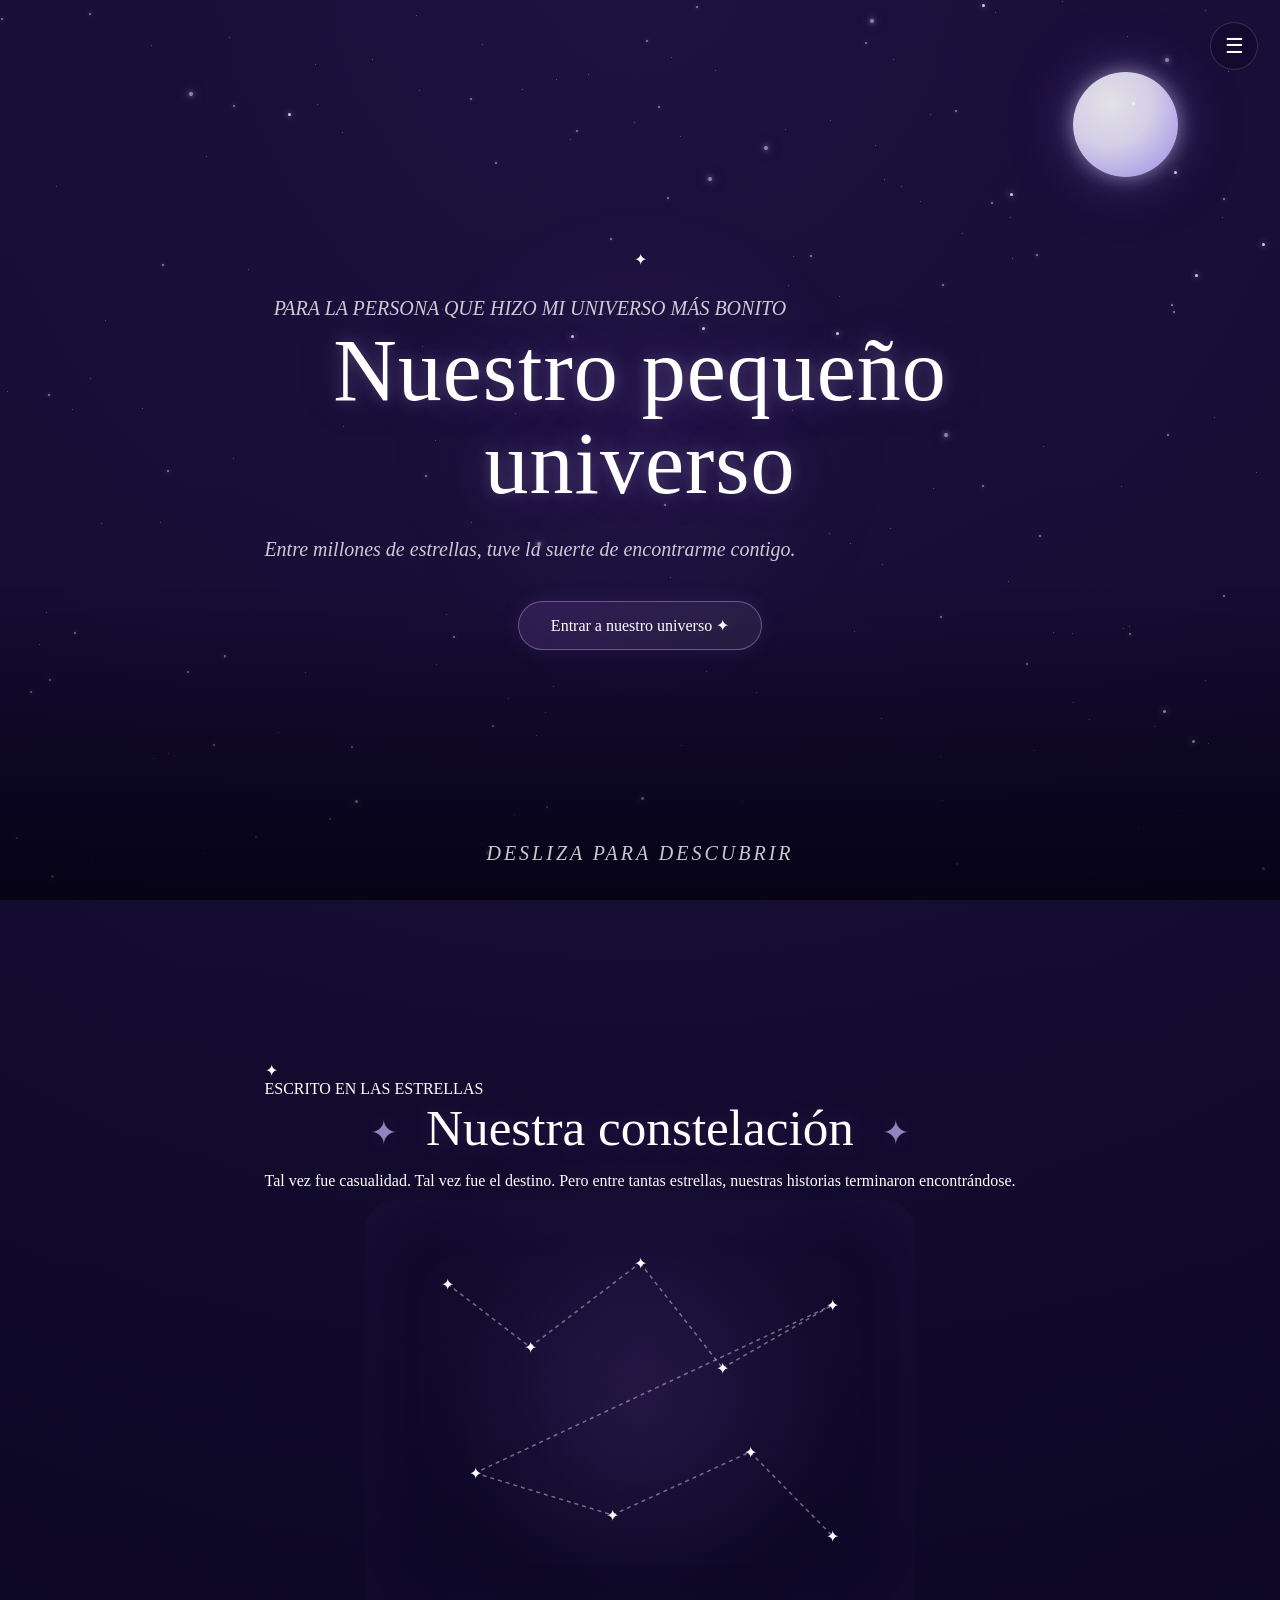
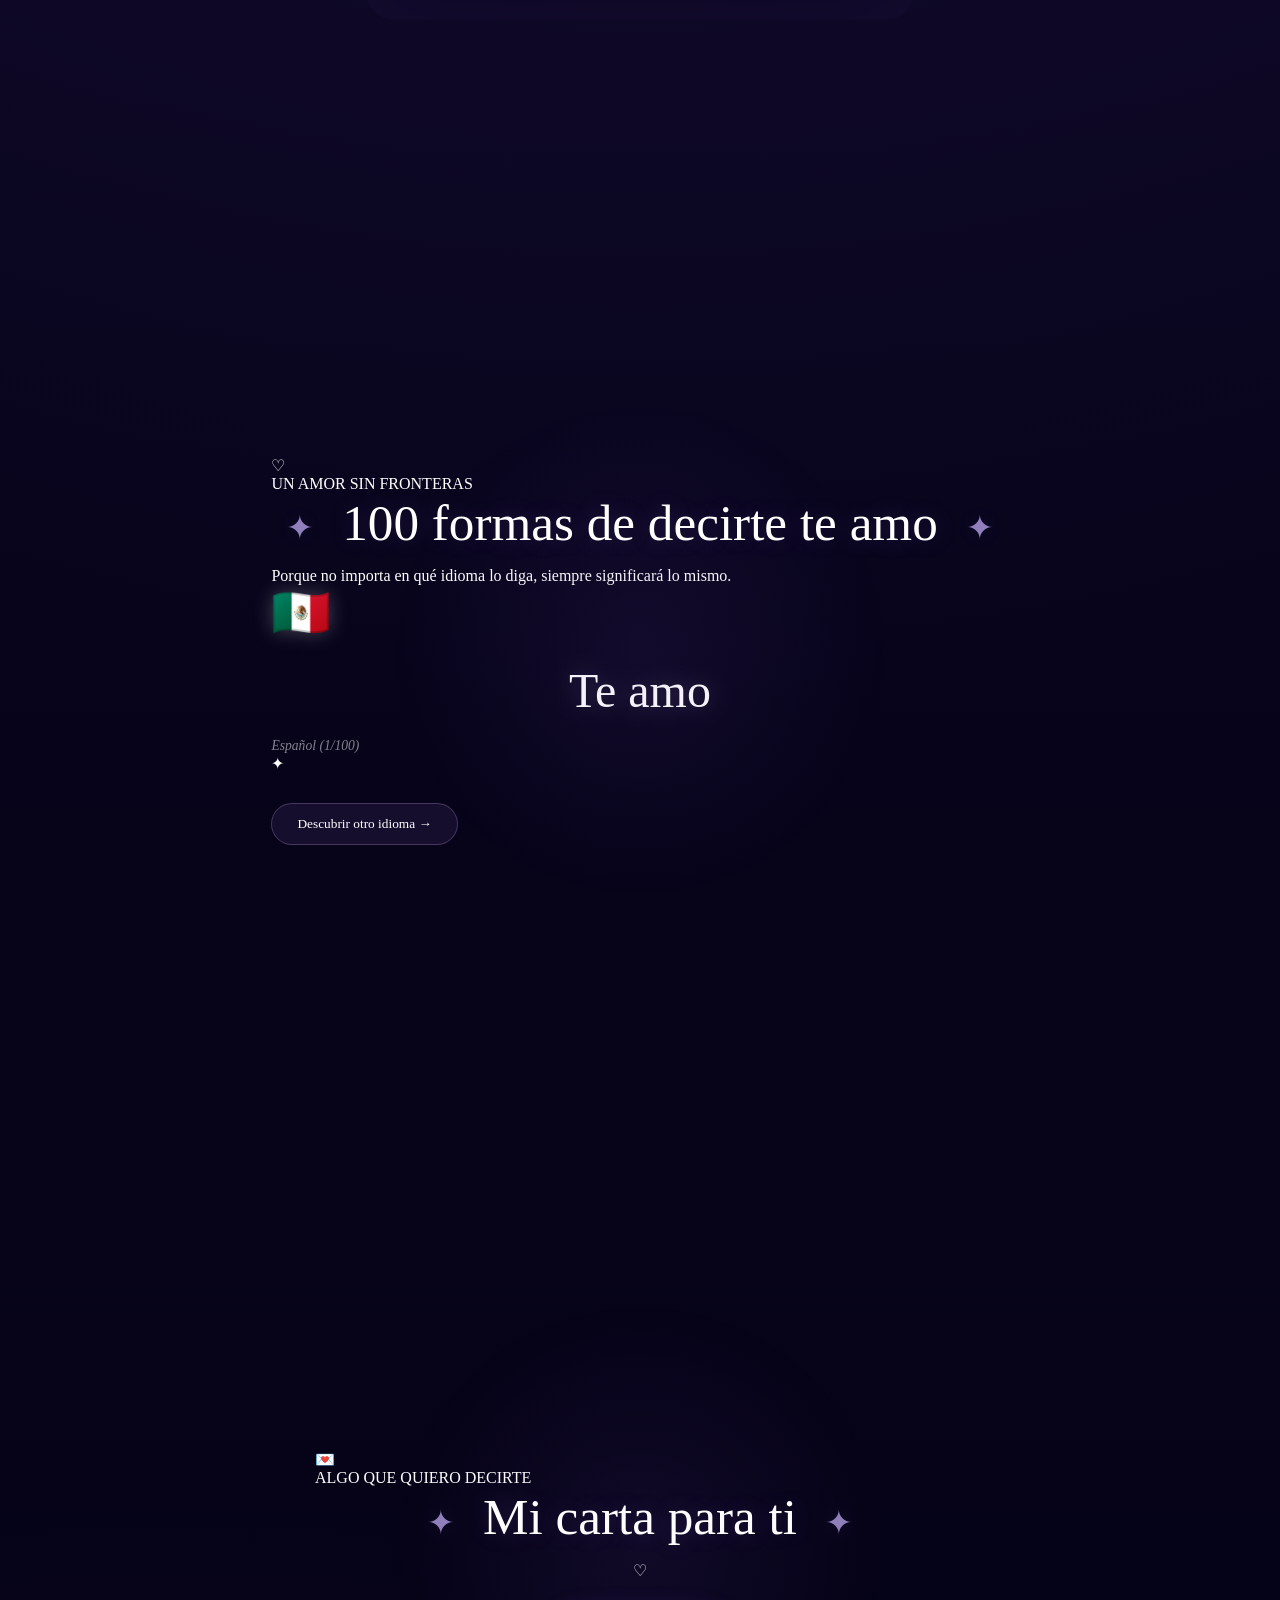
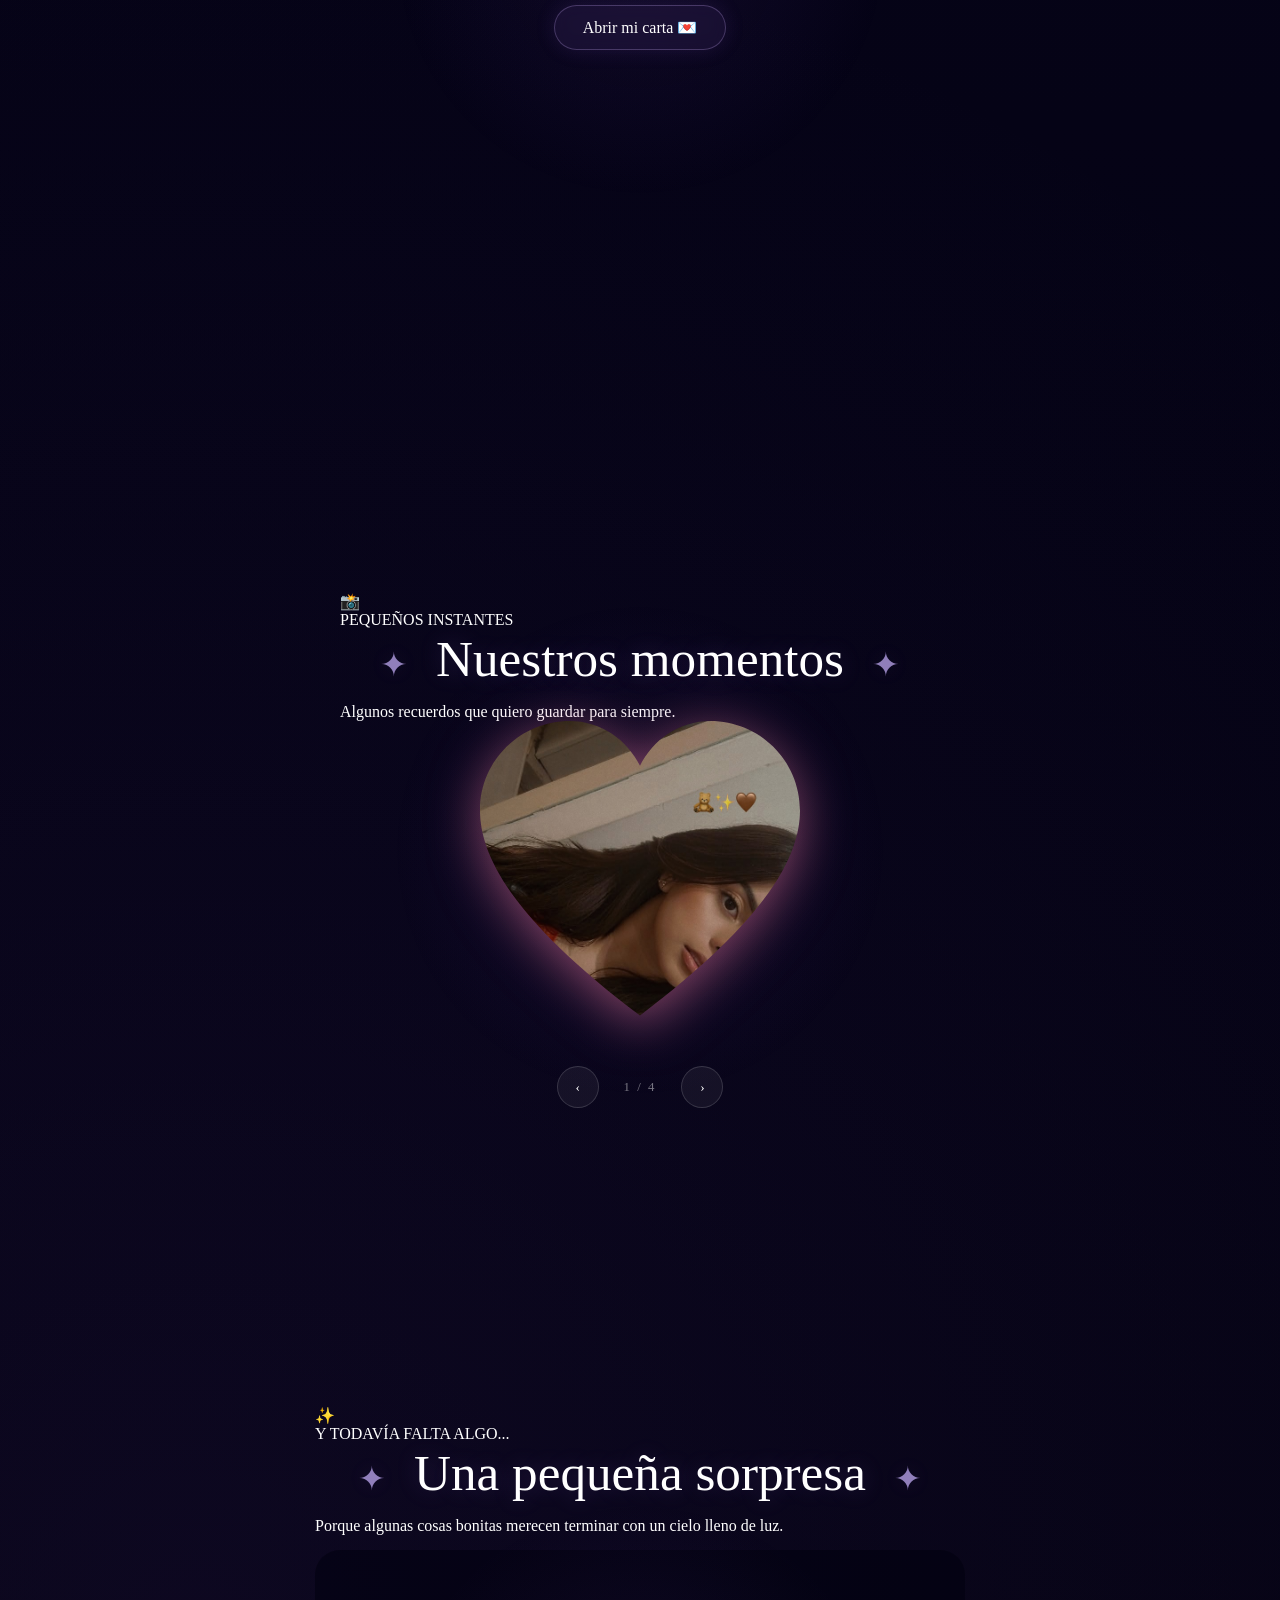
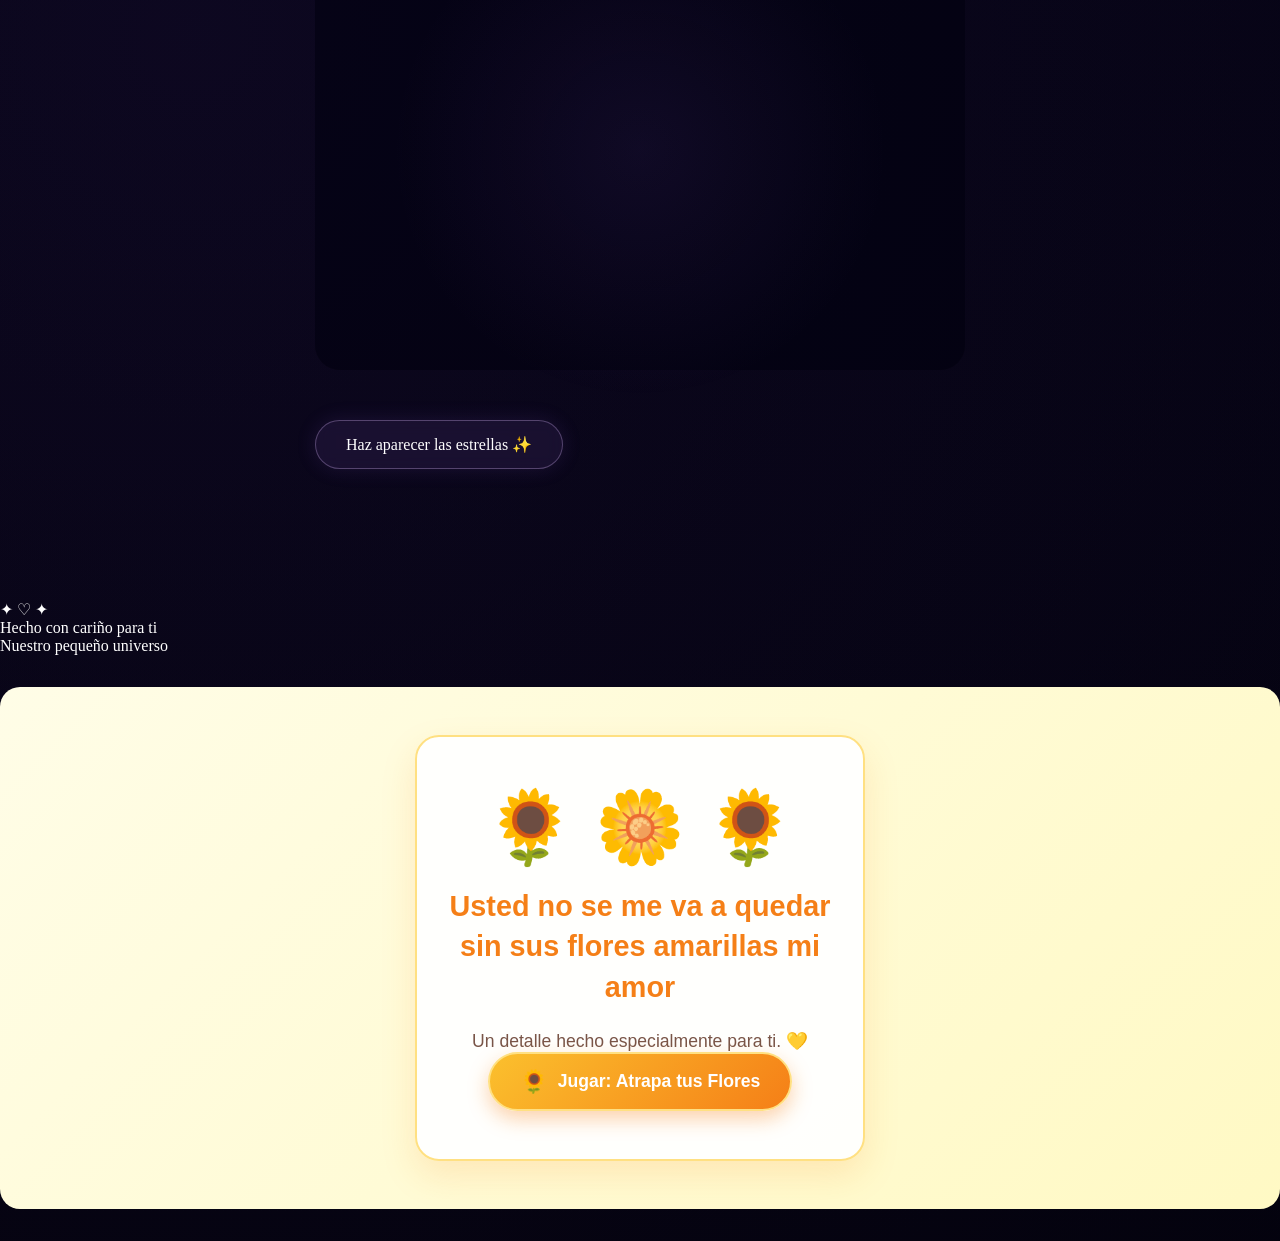
<file: index.html>
<!DOCTYPE html>
<html lang="es">
<head>
    <meta charset="UTF-8">

    <meta name="viewport"
          content="width=device-width, initial-scale=1.0">

    <meta name="theme-color" content="#050316">

    <title>Nuestro pequeño universo ✨</title>

    <!-- Fuente -->
    <link rel="preconnect" href="https://fonts.googleapis.com">
    <link rel="preconnect" href="https://fonts.gstatic.com" crossorigin>

    <link href="https://fonts.googleapis.com/css2?family=Cormorant+Garamond:wght@400;500;600;700&family=Montserrat:wght@300;400;500;600&display=swap"
          rel="stylesheet">

    <!-- Estilos principales -->
    <link rel="stylesheet" href="css/style.css">
    <link rel="stylesheet" href="css/starts.css">
    <link rel="stylesheet" href="css/animations.css">
    <link rel="stylesheet" href="css/responsive.css">
</head>

<body>

    <!-- =====================================================
         FONDO
    ====================================================== -->

    <div id="stars-container"></div>

    <div class="background-glow glow-one"></div>
    <div class="background-glow glow-two"></div>
    <div class="background-glow glow-three"></div>

    <div class="moon"></div>


    <!-- =====================================================
         MENÚ
    ====================================================== -->

    <button id="menu-button"
            class="menu-open-button"
            aria-label="Abrir menú">

        ☰

    </button>


    <nav id="menu">

        <div class="menu-content">

            <button id="menu-close"
                    class="menu-close"
                    aria-label="Cerrar menú">

                ✕

            </button>


            <div class="menu-header">

                <span class="menu-stars">✦</span>

                <h2>Nuestro universo</h2>

                <p>
                    Elige dónde quieres viajar
                </p>

                <span class="menu-stars">✦</span>

            </div>


            <div class="menu-buttons">

                <button class="menu-item"
                        data-section="home">

                    <span class="menu-icon">🌙</span>

                    <div class="menu-text">

                        <strong>Inicio</strong>

                        <small>
                            Nuestro pequeño universo
                        </small>

                    </div>

                    <span class="menu-arrow">›</span>

                </button>


                <button class="menu-item"
                        data-section="constellation">

                    <span class="menu-icon">✨</span>

                    <div class="menu-text">

                        <strong>
                            Nuestra constelación
                        </strong>

                        <small>
                            Dos estrellas que se encontraron
                        </small>

                    </div>

                    <span class="menu-arrow">›</span>

                </button>


                <button class="menu-item"
                        data-section="languages">

                    <span class="menu-icon">💌</span>

                    <div class="menu-text">

                        <strong>
                            100 formas de decirte te amo
                        </strong>

                        <small>
                            Un amor que habla todos los idiomas
                        </small>

                    </div>

                    <span class="menu-arrow">›</span>

                </button>


                <button class="menu-item"
                        data-section="letter">

                    <span class="menu-icon">💖</span>

                    <div class="menu-text">

                        <strong>
                            Mi carta para ti
                        </strong>

                        <small>
                            Algo que quiero decirte
                        </small>

                    </div>

                    <span class="menu-arrow">›</span>

                </button>


                <button class="menu-item"
                        data-section="memories">

                    <span class="menu-icon">📸</span>

                    <div class="menu-text">

                        <strong>
                            Nuestros momentos
                        </strong>

                        <small>
                            Pequeños recuerdos de nosotros
                        </small>

                    </div>

                    <span class="menu-arrow">›</span>

                </button>


                <button class="menu-item surprise-menu-item"
                        data-section="surprise">

                    <span class="menu-icon">🎆</span>

                    <div class="menu-text">

                        <strong>
                            Una sorpresa
                        </strong>

                        <small>
                            Hay algo esperando por ti...
                        </small>

                    </div>

                    <span class="menu-arrow">›</span>

                </button>

            </div>


            <div class="menu-footer">

                <span>♡</span>

                <p>
                    Hecho especialmente para ti
                </p>

                <span>♡</span>

            </div>

        </div>

    </nav>



    <!-- =====================================================
         CONTENIDO PRINCIPAL
    ====================================================== -->

    <main>


        <!-- =================================================
             INICIO
        ================================================== -->

        <section id="home"
                 class="section home-section">

            <div class="home-content">

                <div class="small-star">✦</div>

                <p class="eyebrow">
                    PARA LA PERSONA QUE HIZO MI UNIVERSO MÁS BONITO
                </p>


                <h1>
                    Nuestro
                    <span>pequeño universo</span>
                </h1>


                <p class="home-subtitle">

                    Entre millones de estrellas,
                    tuve la suerte de encontrarme contigo.

                </p>


                <button id="start-button"
                        class="main-button">

                    <span>Entrar a nuestro universo</span>

                    <span class="button-star">✦</span>

                </button>


                <div class="scroll-indicator">

                    <span></span>

                    <p>
                        Desliza para descubrir
                    </p>

                </div>

            </div>

        </section>



        <!-- =================================================
             CONSTELACIÓN
        ================================================== -->

        <section id="constellation"
                 class="section constellation-section">

            <div class="section-inner">

                <div class="section-heading">

                    <span class="section-decoration">
                        ✦
                    </span>

                    <p class="section-eyebrow">
                        ESCRITO EN LAS ESTRELLAS
                    </p>

                    <h2 class="section-title">
                        Nuestra constelación
                    </h2>

                    <p class="section-description">

                        Tal vez fue casualidad.
                        Tal vez fue el destino.

                        Pero entre tantas estrellas,
                        nuestras historias terminaron encontrándose.

                    </p>

                </div>


                <div id="constellation-area"
                     class="constellation-area">

                    <!-- Las estrellas se crean con JavaScript -->

                </div>


                <div id="constellation-message"
                     class="constellation-message">

                    <!-- Mensaje generado por JS -->

                </div>

            </div>

        </section>



        <!-- =================================================
             100 IDIOMAS
        ================================================== -->

        <section id="languages"
                 class="section languages-section">

            <div class="section-inner">

                <div class="section-heading">

                    <span class="section-decoration">
                        ♡
                    </span>

                    <p class="section-eyebrow">
                        UN AMOR SIN FRONTERAS
                    </p>

                    <h2 class="section-title">
                        100 formas de decirte
                        <span>te amo</span>
                    </h2>

                    <p class="section-description">

                        Porque no importa en qué idioma lo diga,
                        siempre significará lo mismo.

                    </p>

                </div>


                <div class="language-card">

                    <div class="language-card-glow"></div>


                    <div id="language-flag"
                         class="language-flag">

                        🌎

                    </div>


                    <div id="language-text"
                         class="language-text">

                        Te amo

                    </div>


                    <div id="language-name"
                         class="language-name">

                        Español

                    </div>


                    <div class="language-decoration">
                        ✦
                    </div>


                    <button id="discover-language"
                            class="secondary-button">

                        <span>
                            Descubrir otro idioma
                        </span>

                        <span>→</span>

                    </button>

                </div>

            </div>

        </section>



        <!-- =================================================
             CARTA
        ================================================== -->

        <section id="letter"
                 class="section letter-section">

            <div class="section-inner">

                <div class="section-heading">

                    <span class="section-decoration">
                        💌
                    </span>

                    <p class="section-eyebrow">
                        ALGO QUE QUIERO DECIRTE
                    </p>

                    <h2 class="section-title">
                        Mi carta para ti
                    </h2>

                </div>


                <div class="letter-wrapper">

                    <div class="envelope">

                        <div class="envelope-top"></div>

                        <div class="envelope-heart">
                            ♡
                        </div>

                    </div>


                    <button id="open-letter"
                            class="main-button">

                        Abrir mi carta 💌

                    </button>


                    <div id="letter-content"
                         class="letter-content">

                        <div class="letter-paper">

                            <div class="letter-paper-decoration">
                                ✦
                            </div>


                            <p class="letter-greeting">
                                Para ti, mi persona favorita:
                            </p>


                            <div class="letter-text">

                                <p>
                                    Hay cosas que son difíciles de explicar
                                    con palabras, pero aun así quiero intentar
                                    decirte todo lo que significas para mí.
                                </p>

                                <p>
                                    Me encanta tu forma de ser, tu manera de
                                    pensar, tu sonrisa, tus ojos y esa forma
                                    tan tuya de hacer que cualquier momento
                                    pueda sentirse especial.
                                </p>

                                <p>
                                    Me gusta tenerte en mi vida y descubrir
                                    cada día un poquito más de ti.
                                </p>

                                <p>
                                    Si pudiera pedirle algo al universo,
                                    probablemente pediría que me permitiera
                                    seguir compartiendo muchos momentos
                                    contigo.
                                </p>

                                <p>
                                    Gracias por existir y por dejarme formar
                                    parte de tu historia.
                                </p>

                            </div>


                            <p class="letter-ending">
                                Con todo mi cariño,
                            </p>

                            <p class="letter-signature">
                                Yo ♡
                            </p>


                            <div class="letter-paper-decoration bottom">
                                ✦
                            </div>

                        </div>

                    </div>

                </div>

            </div>

        </section>



        <!-- =================================================
             RECUERDOS
        ================================================== -->

        <section id="memories"
                 class="section memories-section">

            <div class="section-inner">

                <div class="section-heading">

                    <span class="section-decoration">
                        📸
                    </span>

                    <p class="section-eyebrow">
                        PEQUEÑOS INSTANTES
                    </p>

                    <h2 class="section-title">
                        Nuestros momentos
                    </h2>

                    <p class="section-description">

                        Algunos recuerdos que quiero guardar
                        para siempre.

                    </p>

                </div>


                <div class="memory-viewer">

                    <div class="photo-frame">

                        <div class="photo-glow"></div>

                        <img id="memory-image"
                             src="assets/images/music/fonts/foto1.jpeg"
                             alt="Un recuerdo de nosotros">

                    </div>


                    <div class="memory-controls">

                        <button id="memory-prev"
                                class="memory-button"
                                aria-label="Foto anterior">

                            ‹

                        </button>


                        <div id="memory-counter"
                             class="memory-counter">

                            1 / 4

                        </div>


                        <button id="memory-next"
                                class="memory-button"
                                aria-label="Foto siguiente">

                            ›

                        </button>

                    </div>

                </div>

            </div>

        </section>



        <!-- =================================================
             SORPRESA
        ================================================== -->

        <section id="surprise"
                 class="section surprise-section">

            <div class="section-inner">

                <div class="section-heading">

                    <span class="section-decoration">
                        ✨
                    </span>

                    <p class="section-eyebrow">
                        Y TODAVÍA FALTA ALGO...
                    </p>

                    <h2 class="section-title">
                        Una pequeña sorpresa
                    </h2>

                    <p class="section-description">

                        Porque algunas cosas bonitas
                        merecen terminar con un cielo lleno de luz.

                    </p>

                </div>


                <div class="fireworks-container">

                    <canvas id="fireworks-canvas"></canvas>

                    <div class="fireworks-content">

                        <button id="fireworks-button"
                                class="main-button fireworks-button">

                            <span>
                                Haz aparecer las estrellas
                            </span>

                            <span>
                                ✨
                            </span>

                        </button>


                        <p id="surprise-message"
                           class="surprise-message">

                        </p>

                    </div>

                </div>

            </div>

        </section>


    </main>



    <!-- =====================================================
         PIE
    ====================================================== -->

    <footer class="site-footer">

        <div class="footer-stars">
            ✦ ♡ ✦
        </div>

        <p>
            Hecho con cariño para ti
        </p>

        <span>
            Nuestro pequeño universo
        </span>

    </footer>

    <!-- Máscara con forma de corazón para imágenes -->
    <svg width="0" height="0" style="position: absolute;">
        <defs>
            <clipPath id="heart-clip" clipPathUnits="objectBoundingBox">
                <path d="M 0.5, 0.92 C 0.1, 0.62 0, 0.42 0, 0.28 C 0, 0.12 0.13, 0 0.28, 0 C 0.38, 0 0.46, 0.06 0.5, 0.14 C 0.54, 0.06 0.62, 0 0.72, 0 C 0.87, 0 1, 0.12 1, 0.28 C 1, 0.42 0.9, 0.62 0.5, 0.92 Z" />
            </clipPath>
        </defs>
    </svg>

    <!-- =====================================================
         JAVASCRIPT
    ====================================================== -->

    <script src="js/main.js"></script>
    <script src="js/menu.js"></script>
    <script src="js/starts.js"></script>
    <script src="js/constellacion.js"></script>
    <script src="js/fireworks.js"></script>
    <script src="js/lenguajes.js"></script>
    <script src="js/letter.js"></script>
    <script src="js/memories.js"></script>
    <script src="js/flores.js"></script>

    <!-- Sección Flores Amarillas -->
    <section class="flores-contenedor">
    <div class="flores-card">
        <div class="flores-iconos">🌻 🌼 🌻</div>
        <h2 class="flores-titulo">Usted no se me va a quedar sin sus flores amarillas mi amor</h2>
        <p class="flores-texto">Un detalle hecho especialmente para ti. 💛</p>
        <a href="juego.html" class="btn-juego">
        <span class="btn-icono">🌻</span>
        <span>Jugar: Atrapa tus Flores</span>
        </a>
    </div>
    </section>

</body>
</html>
</file>
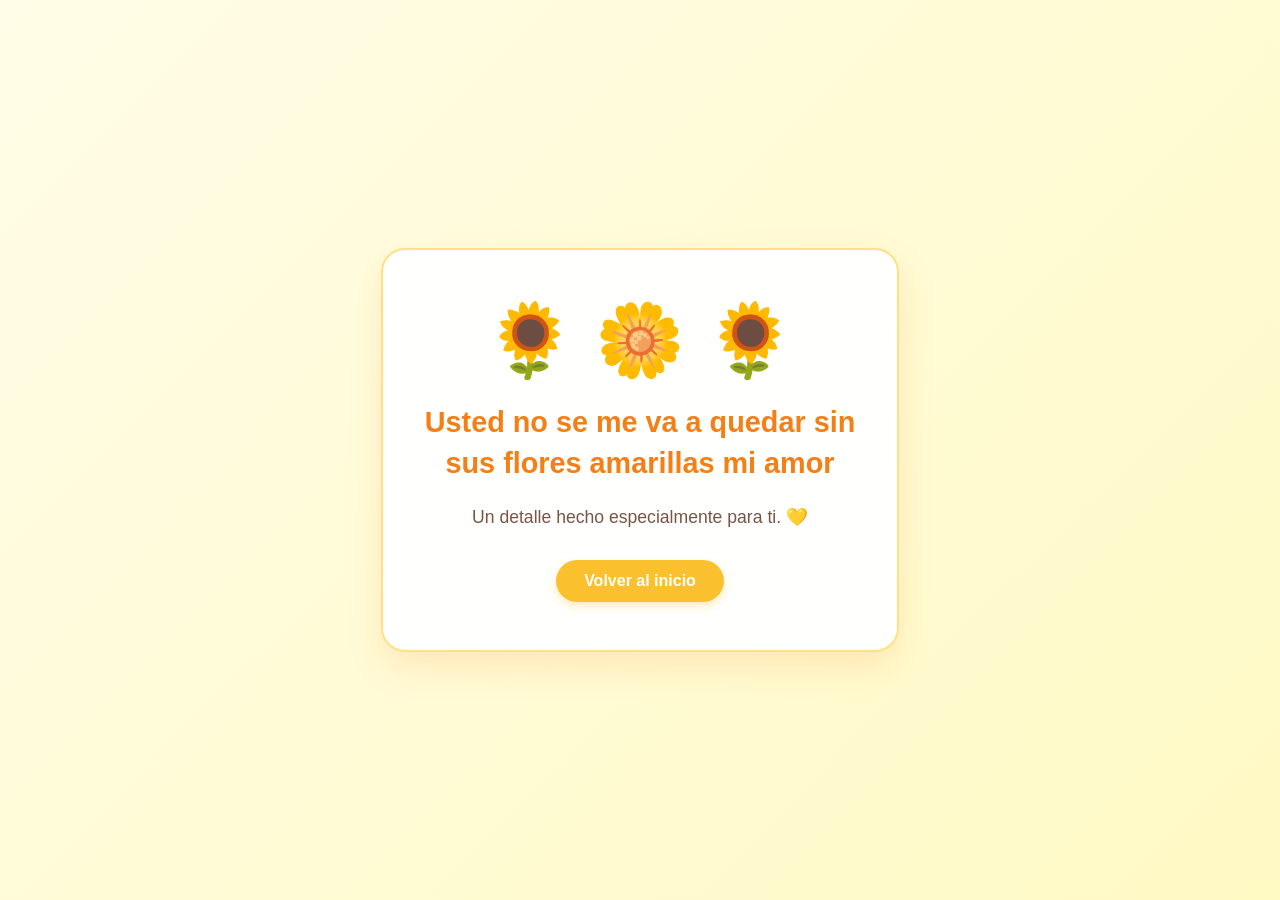
<file: flores.html>
<!DOCTYPE html>
<html lang="es">
<head>
  <meta charset="UTF-8">
  <meta name="viewport" content="width=device-width, initial-scale=1.0">
  <title>Flores Amarillas 🌼</title>
  <style>
    body {
      margin: 0;
      padding: 0;
      background: linear-gradient(135deg, #fffde7 0%, #fff9c4 100%);
      font-family: 'Segoe UI', Tahoma, Geneva, Verdana, sans-serif;
      display: flex;
      justify-content: center;
      align-items: center;
      min-height: 100vh;
      text-align: center;
    }

    .card {
      background: rgba(255, 255, 255, 0.95);
      padding: 3rem 2rem;
      border-radius: 24px;
      box-shadow: 0 15px 35px rgba(245, 127, 23, 0.15);
      max-width: 450px;
      margin: 20px;
      border: 2px solid #ffe082;
    }

    .flowers {
      font-size: 4.5rem;
      margin-bottom: 1rem;
      animation: bounce 2s infinite ease-in-out;
    }

    @keyframes bounce {
      0%, 100% { transform: translateY(0); }
      50% { transform: translateY(-12px); }
    }

    h1 {
      color: #f57f17;
      font-size: 1.8rem;
      line-height: 1.4;
      margin-bottom: 1.5rem;
      font-weight: 700;
    }

    p {
      color: #795548;
      font-size: 1.1rem;
      margin-bottom: 2rem;
    }

    .btn-back {
      display: inline-block;
      padding: 12px 28px;
      background-color: #fbc02d;
      color: #ffffff;
      text-decoration: none;
      border-radius: 30px;
      font-weight: bold;
      transition: all 0.3s ease;
      box-shadow: 0 4px 10px rgba(251, 192, 45, 0.3);
    }

    .btn-back:hover {
      background-color: #f57f17;
      transform: translateY(-2px);
    }
  </style>
</head>
<body>

  <div class="card">
    <div class="flowers">🌻 🌼 🌻</div>
    <h1>Usted no se me va a quedar sin sus flores amarillas mi amor</h1>
    <p>Un detalle hecho especialmente para ti. 💛</p>
    <a href="index.html" class="btn-back">Volver al inicio</a>
  </div>

</body>
</html>
</file>
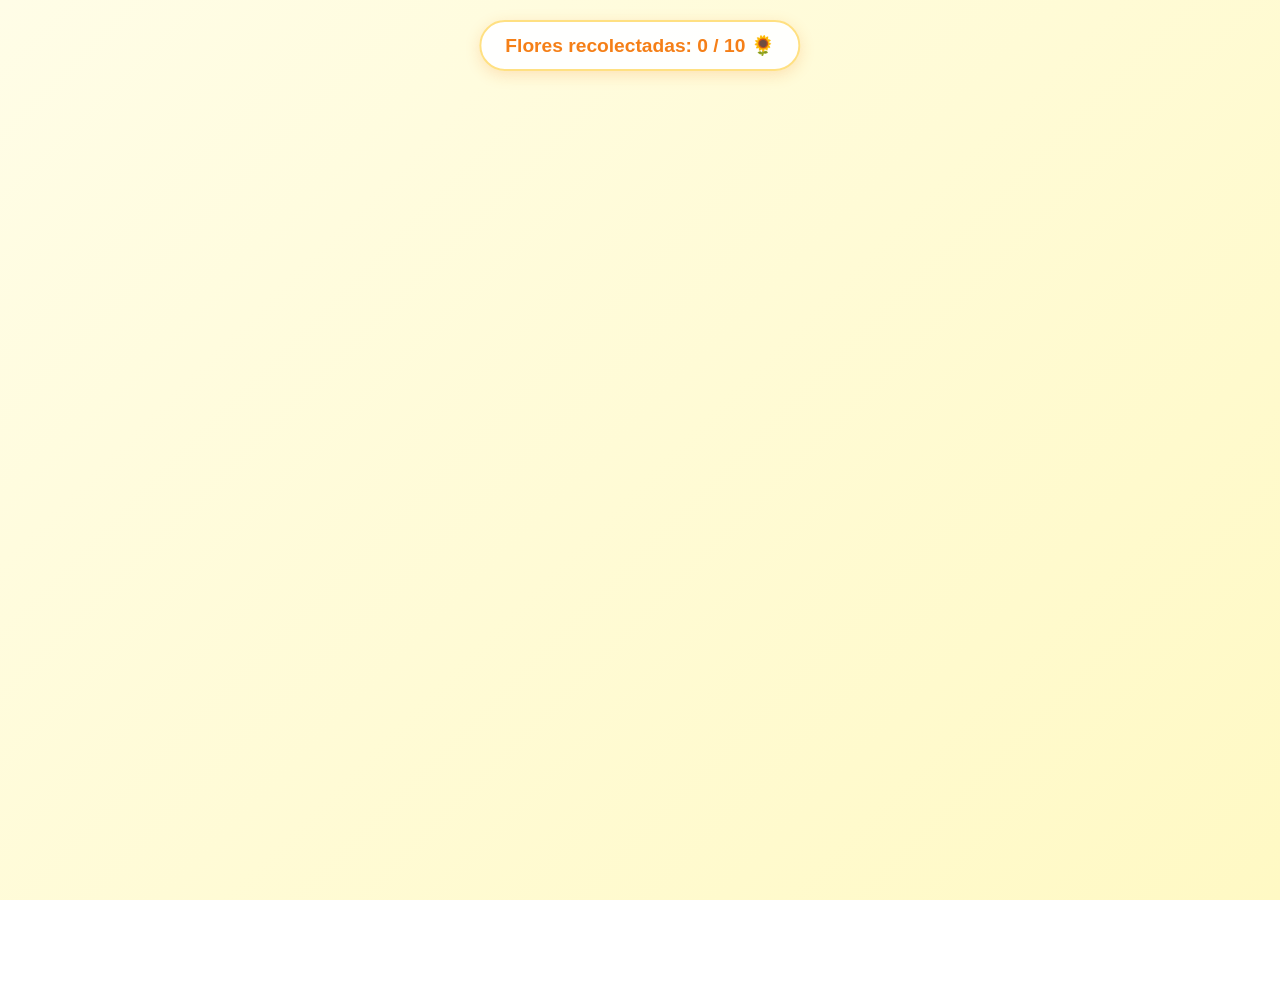
<file: juego.html>
<!DOCTYPE html>
<html lang="es">
<head>
  <meta charset="UTF-8">
  <meta name="viewport" content="width=device-width, initial-scale=1.0">
  <title>Atrapa tus Flores Amarillas 🌼</title>
  <link rel="stylesheet" href="css/juego.css">
</head>
<body>

  <!-- Marcador de puntos -->
  <div class="hud">
    <span>Flores recolectadas: <strong id="contador">0</strong> / 10 🌻</span>
  </div>

  <!-- Zona donde caen las flores -->
  <div id="game-area"></div>

  <!-- Ventana emergente al ganar -->
  <div id="modal-victoria" class="modal oculto">
    <div class="modal-contenido">
      <div class="iconos-victoria">🌻 🌼 💛</div>
      <h2>¡Lo lograste mi amor!</h2>
      <p class="mensaje">Usted no se me va a quedar sin sus flores amarillas mi amor</p>
      <a href="index.html" class="btn-volver">Volver al inicio</a>
    </div>
  </div>

  <script src="js/juego.js"></script>
</body>
</html>
</file>
<file: css/style.css>
/* =========================================================
   NUESTRO PEQUEÑO UNIVERSO
   ESTILO GENERAL
========================================================= */


/* =========================================================
   VARIABLES
========================================================= */

:root {

    --night-1: #050316;
    --night-2: #0b0624;
    --night-3: #130b32;

    --purple: #9d7bea;
    --purple-light: #cbb4ff;

    --white: #ffffff;
    --white-soft: rgba(255, 255, 255, 0.78);
    --white-muted: rgba(255, 255, 255, 0.5);

    --gold: #f5dfaa;

    --shadow-purple:
        rgba(145, 100, 220, 0.35);

    --glass:
        rgba(255, 255, 255, 0.055);

    --glass-border:
        rgba(255, 255, 255, 0.12);
}


/* =========================================================
   RESET
========================================================= */

* {
    margin: 0;
    padding: 0;
    box-sizing: border-box;
}


html {
    scroll-behavior: smooth;
}


body {

    min-height: 100vh;

    overflow-x: hidden;

    color: var(--white);

    background:

        radial-gradient(
            circle at 50% 0%,
            rgba(86, 52, 150, 0.25),
            transparent 38%
        ),

        radial-gradient(
            circle at 15% 80%,
            rgba(65, 38, 120, 0.15),
            transparent 35%
        ),

        linear-gradient(
            180deg,
            var(--night-2),
            var(--night-1) 55%,
            #03020d
        );

    font-family:
        Georgia,
        "Times New Roman",
        serif;
}


/* =========================================================
   SELECCIÓN
========================================================= */

::selection {

    background:
        rgba(170, 125, 240, 0.4);

    color: white;
}


/* =========================================================
   ESTRELLAS
========================================================= */

#stars-container {

    position: fixed;

    inset: 0;

    z-index: -5;

    pointer-events: none;

    overflow: hidden;
}


/* =========================================================
   LUNA
========================================================= */

.moon {

    position: fixed;

    top: 8%;

    right: 8%;

    width: 105px;
    height: 105px;

    border-radius: 50%;

    background:

        radial-gradient(
            circle at 35% 30%,
            #ffffff,
            #eeeaff 42%,
            #c8bfff 75%,
            #a89ae0
        );

    box-shadow:

        0 0 20px rgba(230, 220, 255, 0.6),

        0 0 60px rgba(170, 140, 255, 0.25),

        0 0 120px rgba(140, 100, 220, 0.12);

    opacity: 0.88;

    z-index: -3;

    animation:
        moonFloat
        7s
        ease-in-out
        infinite;
}


@keyframes moonFloat {

    0%,
    100% {

        transform:
            translateY(0);

    }

    50% {

        transform:
            translateY(-8px);

    }
}


/* =========================================================
   SECCIONES
========================================================= */

.section {

    position: relative;

    min-height: 100vh;

    width: 100%;

    display: flex;

    flex-direction: column;

    align-items: center;

    justify-content: center;

    padding:
        90px
        25px;

    overflow: hidden;
}


/* =========================================================
   EFECTO DE LUZ DE SECCIÓN
========================================================= */

.section::before {

    content: "";

    position: absolute;

    width: 500px;
    height: 500px;

    border-radius: 50%;

    background:
        radial-gradient(
            circle,
            rgba(120, 75, 190, 0.10),
            transparent 70%
        );

    pointer-events: none;
}


/* =========================================================
   HOME
========================================================= */

#home {

    min-height: 100svh;

    text-align: center;

    justify-content: center;
}


#home::after {

    content: "";

    position: absolute;

    bottom: 0;

    left: 50%;

    width: 100%;

    height: 35%;

    transform:
        translateX(-50%);

    background:

        linear-gradient(
            to top,
            rgba(5, 3, 20, 0.9),
            transparent
        );

    pointer-events: none;
}


/* =========================================================
   TÍTULOS
========================================================= */

#home h1 {

    position: relative;

    z-index: 2;

    max-width: 800px;

    font-size:
        clamp(
            2.8rem,
            8vw,
            5.5rem
        );

    font-weight: normal;

    line-height: 1.05;

    letter-spacing: 1px;

    color: white;

    text-shadow:

        0 0 15px
        rgba(255,255,255,0.2),

        0 0 45px
        rgba(150,110,240,0.25);
}


#home h1::first-line {
    color: #fff;
}


#home p {

    position: relative;

    z-index: 2;

    margin-top: 22px;

    max-width: 580px;

    font-size:
        clamp(
            1rem,
            2.5vw,
            1.25rem
        );

    line-height: 1.7;

    color:
        var(--white-soft);

    font-style: italic;
}


/* =========================================================
   BOTONES PRINCIPALES
========================================================= */

button {

    font-family: inherit;
}


.main-button {

    position: relative;

    z-index: 5;

    margin-top: 35px;

    padding:
        14px 32px;

    border-radius: 50px;

    border:
        1px solid
        rgba(220, 195, 255, 0.35);

    background:

        linear-gradient(
            120deg,
            rgba(130, 85, 190, 0.22),
            rgba(255,255,255,0.07)
        );

    color: white;

    font-size: 1rem;

    cursor: pointer;

    backdrop-filter: blur(8px);

    box-shadow:

        0 0 20px
        rgba(130,90,200,0.15);

    transition:
        all 0.35s ease;
}


.main-button:hover {

    transform:
        translateY(-3px);

    border-color:
        rgba(220,195,255,0.65);

    box-shadow:

        0 0 30px
        rgba(160,110,240,0.3);

    background:

        rgba(150,100,210,0.18);
}


.main-button:active {

    transform:
        scale(0.96);
}


/* =========================================================
   INDICADOR DE SCROLL
========================================================= */

.scroll-indicator {

    position: absolute;

    bottom: 30px;

    left: 50%;

    transform:
        translateX(-50%);

    z-index: 3;

    color:
        rgba(255,255,255,0.35);

    font-size: 0.7rem;

    letter-spacing: 3px;

    text-transform: uppercase;

    animation:
        scrollFloat
        2.5s
        ease-in-out
        infinite;
}


@keyframes scrollFloat {

    0%,
    100% {

        transform:
            translateX(-50%)
            translateY(0);

    }

    50% {

        transform:
            translateX(-50%)
            translateY(7px);

    }
}


/* =========================================================
   TÍTULOS DE SECCIÓN
========================================================= */

.section-title {

    position: relative;

    text-align: center;

    margin-bottom: 15px;

    font-size:
        clamp(
            2rem,
            6vw,
            3.2rem
        );

    font-weight: normal;

    color: white;

    text-shadow:
        0 0 25px
        rgba(180,140,255,0.2);
}


.section-subtitle {

    max-width: 600px;

    margin:
        0 auto 35px;

    text-align: center;

    color:
        var(--white-muted);

    font-size: 0.95rem;

    line-height: 1.7;

    font-style: italic;
}


/* =========================================================
   DECORACIÓN DE TÍTULOS
========================================================= */

.section-title::before,
.section-title::after {

    content: "✦";

    display: inline-block;

    margin:
        0 15px;

    color:
        var(--purple-light);

    font-size: 0.65em;

    vertical-align: middle;

    opacity: 0.7;
}


/* =========================================================
   CONSTELACIÓN
========================================================= */

#constellation-area {

    position: relative;

    width:
        min(550px, 95vw);

    height: 420px;

    margin:
        10px auto 20px;

    overflow: hidden;
}


/* estrellas */

.constellation-star {

    position: absolute;

    width: 8px;
    height: 8px;

    border-radius: 50%;

    background: white;

    transform:
        translate(-50%, -50%);

    z-index: 3;

    box-shadow:

        0 0 6px white,

        0 0 14px
        rgba(210,180,255,0.95),

        0 0 30px
        rgba(160,110,240,0.5);

    animation:
        constellationPulse
        3s
        ease-in-out
        infinite;
}


@keyframes constellationPulse {

    0%,
    100% {

        opacity: 0.65;

        transform:
            translate(-50%, -50%)
            scale(0.8);

    }

    50% {

        opacity: 1;

        transform:
            translate(-50%, -50%)
            scale(1.4);

    }
}


/* líneas */

.constellation-line {

    position: absolute;

    height: 1px;

    transform-origin:
        left center;

    background:

        linear-gradient(
            90deg,
            transparent,
            rgba(210,185,255,0.55),
            transparent
        );

    opacity: 0.45;

    z-index: 1;
}


#constellation-message {

    max-width: 560px;

    margin:
        10px auto;

    text-align: center;

    font-size: 1.05rem;

    line-height: 1.8;

    color:
        rgba(255,255,255,0.72);

    font-style: italic;
}


/* =========================================================
   IDIOMAS
========================================================= */

.language-container {

    width:
        min(500px, 92vw);

    text-align: center;

    padding:
        45px 25px;

    border-radius: 30px;

    background:
        rgba(255,255,255,0.035);

    border:
        1px solid
        rgba(255,255,255,0.08);

    box-shadow:
        0 0 50px
        rgba(100,60,160,0.08);

    backdrop-filter:
        blur(8px);
}


#language-flag {

    display: block;

    margin-bottom: 15px;

    font-size: 3rem;

    filter:
        drop-shadow(
            0 0 10px
            rgba(255,255,255,0.25)
        );
}


#language-text {

    min-height: 70px;

    display: flex;

    align-items: center;

    justify-content: center;

    font-size:
        clamp(
            1.8rem,
            7vw,
            3rem
        );

    color: white;

    text-shadow:
        0 0 25px
        rgba(210,180,255,0.3);
}


#language-name {

    margin-top: 12px;

    color:
        rgba(255,255,255,0.5);

    font-size: 0.85rem;

    font-style: italic;
}


#discover-language {

    margin-top: 30px;

    padding:
        12px 25px;

    border:
        1px solid
        rgba(210,180,255,0.25);

    border-radius: 30px;

    background:
        rgba(130,90,190,0.12);

    color: white;

    cursor: pointer;

    transition:
        all 0.3s ease;
}


#discover-language:hover {

    background:
        rgba(150,100,220,0.2);

    box-shadow:
        0 0 25px
        rgba(150,100,220,0.2);

    transform:
        translateY(-2px);
}


/* =========================================================
   CARTA
========================================================= */

.letter-wrapper {

    width:
        min(650px, 94vw);

    text-align: center;
}


.letter {

    position: relative;

    width:
        min(560px, 94vw);

    min-height: 300px;

    margin:
        25px auto;

    padding:
        45px 35px;

    border-radius: 5px;

    background:

        linear-gradient(
            145deg,
            rgba(244,235,217,0.97),
            rgba(221,207,184,0.95)
        );

    color:
        #382c25;

    box-shadow:

        0 25px 60px
        rgba(0,0,0,0.3),

        0 0 40px
        rgba(200,170,120,0.1);

    transform:
        rotate(-0.4deg);
}


.letter::before {

    content: "";

    position: absolute;

    inset: 10px;

    border:
        1px solid
        rgba(100,70,40,0.15);

    pointer-events: none;
}


.letter h3 {

    margin-bottom: 20px;

    font-family:
        Georgia,
        serif;

    font-size: 1.5rem;

    font-weight: normal;
}


#letter-content {

    max-height: 0;

    overflow: hidden;

    opacity: 0;

    transform:
        translateY(-10px);

    transition:

        max-height 1s ease,

        opacity 0.7s ease,

        transform 0.7s ease;

    line-height: 1.8;

    font-size: 0.98rem;

}


#letter-content.show {

    max-height: 1500px;

    opacity: 1;

    transform:
        translateY(0);
}


#open-letter {

    position: relative;

    z-index: 2;

    margin-top: 25px;

    padding:
        12px 28px;

    border-radius: 30px;

    border:
        1px solid
        rgba(210,180,255,0.25);

    background:
        rgba(120,80,180,0.12);

    color: white;

    cursor: pointer;

    transition:
        all 0.3s ease;
}


#open-letter:hover {

    background:
        rgba(140,95,200,0.22);

    transform:
        translateY(-2px);
}

/* =========================================================
   MEMORIAS (CORAZÓN PALPITANDO - CORREGIDO)
========================================================= */

.memories-container,
.memory-viewer {
    width: min(600px, 94vw);
    display: flex;
    flex-direction: column;
    align-items: center;
}

/* Soporta tanto "memory-photo-wrapper" como "photo-frame" */
.memory-photo-wrapper,
.photo-frame {
    position: relative;
    width: min(320px, 80vw);
    padding: 0;
    background: transparent;
    border: none;
    display: block;

    /* Sombra con resplandor en forma de corazón */
    filter: drop-shadow(0 10px 25px rgba(255, 130, 170, 0.5));

    /* Aplicar la animación al contenedor */
    animation: latido-corazon 1.6s infinite ease-in-out;
    -webkit-animation: latido-corazon 1.6s infinite ease-in-out;
    will-change: transform;
}

#memory-image {
    display: block;
    width: 100%;
    aspect-ratio: 1 / 1;
    object-fit: cover;

    /* Recorte de corazón */
    clip-path: url(#heart-clip);
    -webkit-clip-path: url(#heart-clip);

    transition: opacity 0.4s ease;
}

.memory-controls {
    display: flex;
    align-items: center;
    justify-content: center;
    gap: 25px;
    margin-top: 25px;
}

.memory-controls button {
    width: 42px;
    height: 42px;
    border-radius: 50%;
    border: 1px solid rgba(255, 255, 255, 0.15);
    background: rgba(255, 255, 255, 0.05);
    color: white;
    cursor: pointer;
    transition: all 0.3s ease;
}

.memory-controls button:hover {
    background: rgba(150, 100, 210, 0.2);
    transform: scale(1.08);
}

#memory-counter {
    color: rgba(255, 255, 255, 0.45);
    font-size: 0.8rem;
    letter-spacing: 2px;
}

/* =========================================================
   ANIMACIÓN DE PALPITAR (LATIDO POTENTE Y COMPATIBLE)
========================================================= */
@keyframes latido-corazon {
    0%, 100% {
        transform: scale(1);
    }
    14% {
        transform: scale(1.08); /* Primer pulso */
    }
    28% {
        transform: scale(1);
    }
    42% {
        transform: scale(1.12); /* Segundo pulso más fuerte */
    }
    70% {
        transform: scale(1); /* Reposo */
    }
}

@-webkit-keyframes latido-corazon {
    0%, 100% {
        -webkit-transform: scale(1);
    }
    14% {
        -webkit-transform: scale(1.08);
    }
    28% {
        -webkit-transform: scale(1);
    }
    42% {
        -webkit-transform: scale(1.12);
    }
    70% {
        -webkit-transform: scale(1);
    }
}

/* =========================================================
   SORPRESA
========================================================= */

#surprise {

    position: relative;

    overflow: hidden;
}


#fireworks-canvas {

    display: block;

    width:
        min(650px, 94vw);

    height: 420px;

    margin:
        15px auto;

    border-radius: 25px;

    background:
        rgba(0,0,0,0.12);
}


#fireworks-button {

    position: relative;

    z-index: 5;

    padding:
        14px 30px;

    border-radius: 40px;

    border:
        1px solid
        rgba(220,190,255,0.3);

    background:
        rgba(130,85,190,0.13);

    color: white;

    font-family: Georgia, serif;

    cursor: pointer;

    transition:
        all 0.35s ease;
}


#fireworks-button:hover {

    transform:
        translateY(-3px);

    background:
        rgba(150,100,220,0.2);

    box-shadow:
        0 0 30px
        rgba(160,110,240,0.25);
}


#surprise-message {

    max-width: 600px;

    margin:
        25px auto;

    text-align: center;

    color:
        rgba(255,255,255,0.82);

    font-size: 1.15rem;

    line-height: 1.8;

    font-style: italic;

    opacity: 0;

    transform:
        translateY(15px);

    transition:
        all 0.8s ease;
}


#surprise-message.show {

    opacity: 1;

    transform:
        translateY(0);
}


/* =========================================================
   MENÚ
========================================================= */


/* botón */

.menu-open-button {

    position: fixed;

    top: 22px;
    right: 22px;

    z-index: 900;

    width: 48px;
    height: 48px;

    border-radius: 50%;

    border:
        1px solid
        rgba(255,255,255,0.15);

    background:
        rgba(10,6,30,0.35);

    backdrop-filter:
        blur(10px);

    color: white;

    font-size: 21px;

    cursor: pointer;

    display: flex;

    align-items: center;

    justify-content: center;

    transition:
        all 0.35s ease;
}


.menu-open-button:hover {

    background:
        rgba(120,80,180,0.22);

    box-shadow:
        0 0 25px
        rgba(170,120,240,0.25);

    transform:
        scale(1.08);
}


/* fondo */

#menu {

    position: fixed;

    inset: 0;

    z-index: 1000;

    display: none;

    align-items: center;

    justify-content: center;

    padding: 20px;

    background:
        rgba(3,2,16,0.72);

    backdrop-filter:
        blur(10px);
}


#menu.active {

    display: flex;

    animation:
        menuBackground
        0.45s ease;
}


@keyframes menuBackground {

    from {
        opacity: 0;
    }

    to {
        opacity: 1;
    }
}


/* caja */

.menu-content {

    position: relative;

    width:
        min(390px, 90vw);

    padding:
        35px 25px 25px;

    border-radius: 30px;

    background:

        linear-gradient(
            180deg,
            rgba(24,14,52,0.75),
            rgba(7,4,24,0.6)
        );

    border:
        1px solid
        rgba(220,190,255,0.12);

    backdrop-filter:
        blur(18px);

    box-shadow:
        0 30px 80px
        rgba(0,0,0,0.45),

        0 0 60px
        rgba(120,80,190,0.12);

    text-align: center;

    animation:
        menuAppear
        0.6s
        cubic-bezier(.2,.8,.2,1);
}


@keyframes menuAppear {

    from {

        opacity: 0;

        transform:
            scale(0.9)
            translateY(20px);

    }

    to {

        opacity: 1;

        transform:
            scale(1)
            translateY(0);

    }
}


/* cerrar */

.menu-close {

    position: absolute;

    top: 14px;
    right: 17px;

    border: none;

    background: transparent;

    color:
        rgba(255,255,255,0.5);

    font-size: 19px;

    cursor: pointer;

    transition:
        all 0.3s ease;
}


.menu-close:hover {

    color: white;

    transform:
        rotate(90deg);
}


/* encabezado */

.menu-header {

    margin-bottom: 20px;
}


.menu-header h2 {

    margin:
        7px 0;

    font-size: 1.9rem;

    font-weight: normal;

    color: white;

    text-shadow:
        0 0 20px
        rgba(190,150,255,0.25);
}


.menu-header p {

    color:
        rgba(255,255,255,0.45);

    font-size: 0.8rem;

    font-style: italic;
}


.menu-stars {

    color:
        var(--purple-light);

    opacity: 0.8;

    text-shadow:
        0 0 12px
        rgba(190,150,255,0.8);
}


/* botones */

.menu-buttons {

    display: flex;

    flex-direction: column;

    gap: 2px;
}


.menu-item {

    position: relative;

    width: 100%;

    padding:
        13px 8px;

    display: flex;

    align-items: center;

    justify-content: center;

    gap: 9px;

    border: none;

    background: transparent;

    color:
        rgba(255,255,255,0.68);

    font-family:
        Georgia,
        serif;

    cursor: pointer;

    transition:
        all 0.3s ease;
}


.menu-item::after {

    content: "";

    position: absolute;

    bottom: 3px;

    left: 50%;

    width: 0;

    height: 1px;

    background:
        linear-gradient(
            90deg,
            transparent,
            rgba(220,190,255,0.7),
            transparent
        );

    transform:
        translateX(-50%);

    transition:
        width 0.35s ease;
}


.menu-item:hover {

    color: white;

    transform:
        translateY(-2px);

    text-shadow:
        0 0 15px
        rgba(210,180,255,0.35);
}


.menu-item:hover::after {

    width: 70%;
}


.menu-icon {

    font-size: 0.95rem;

    opacity: 0.75;

    background: none;
}


.menu-text {

    display: flex;

    flex-direction: column;

    align-items: center;
}


.menu-text strong {

    font-weight: normal;

    font-size: 0.95rem;
}


.menu-text small,
.menu-arrow {

    display: none;
}


/* pie */

.menu-footer {

    display: flex;

    justify-content: center;

    align-items: center;

    gap: 9px;

    margin-top: 20px;

    color:
        rgba(255,255,255,0.27);
}


.menu-footer p {

    font-size: 0.68rem;

    font-style: italic;
}


/* =========================================================
   ANIMACIONES GENERALES
========================================================= */

.fade-in {

    animation:
        fadeIn
        1s
        ease
        forwards;
}


@keyframes fadeIn {

    from {

        opacity: 0;

        transform:
            translateY(20px);

    }

    to {

        opacity: 1;

        transform:
            translateY(0);

    }
}


.appear {

    animation:
        appear
        1.2s
        ease
        forwards;
}


@keyframes appear {

    from {

        opacity: 0;

        transform:
            scale(0.9);

    }

    to {

        opacity: 1;

        transform:
            scale(1);

    }
}


.heartbeat {

    animation:
        heartbeat
        2s
        ease-in-out
        infinite;
}


@keyframes heartbeat {

    0%,
    100% {

        transform:
            scale(1);

    }

    50% {

        transform:
            scale(1.06);

    }
}


.float {

    animation:
        floating
        4s
        ease-in-out
        infinite;
}


@keyframes floating {

    0%,
    100% {

        transform:
            translateY(0);

    }

    50% {

        transform:
            translateY(-10px);

    }
}


/* =========================================================
   RESPONSIVE
========================================================= */

@media (max-width: 768px) {

    .section {

        padding:
            75px 20px;

    }


    .moon {

        width: 75px;
        height: 75px;

        top: 7%;
        right: 6%;

    }


    #constellation-area {

        height: 380px;

    }


    #fireworks-canvas {

        height: 350px;

    }

}


@media (max-width: 480px) {

    .section {

        min-height: 100svh;

        padding:
            65px 16px;

    }


    .moon {

        width: 60px;
        height: 60px;

        opacity: 0.7;

    }


    .menu-open-button {

        top: 17px;
        right: 17px;

        width: 44px;
        height: 44px;

        font-size: 19px;

    }


    .menu-content {

        width: 90vw;

        padding:
            32px 18px 22px;

        border-radius: 28px;

    }


    .menu-header h2 {

        font-size: 1.65rem;

    }


    .menu-item {

        padding:
            11px 5px;

    }


    .menu-text strong {

        font-size:
            0.88rem;

    }


    #constellation-area {

        width: 100%;

        height: 350px;

    }


    #fireworks-canvas {

        width: 100%;

        height: 300px;

    }


    .letter {

        padding:
            35px 25px;

    }


    #language-text {

        font-size:
            2rem;

    }

}

/* =========================================================
   CONSTELACIÓN
========================================================= */

.constellation-section {
    position: relative;
    overflow: hidden;
}

.constellation-area {
    position: relative;

    width: min(900px, 90%);
    height: 500px;

    margin: 50px auto 35px;

    border-radius: 30px;

    background:
        radial-gradient(
            circle at center,
            rgba(91, 62, 145, 0.16),
            rgba(5, 3, 22, 0.05) 55%,
            transparent 75%
        );

    box-shadow:
        inset 0 0 80px rgba(157, 123, 234, 0.05);

    overflow: hidden;
}


/* Estrellas de la constelación */

.constellation-star {
    position: absolute;

    width: 12px;
    height: 12px;

    transform:
        translate(-50%, -50%);

    border-radius: 50%;

    background: #ffffff;

    z-index: 3;

    cursor: pointer;

    box-shadow:
        0 0 5px #ffffff,
        0 0 12px rgba(203, 180, 255, 0.95),
        0 0 25px rgba(157, 123, 234, 0.75);

    animation:
        constellationPulse 3s ease-in-out infinite;
}


.constellation-star::before {
    content: "";

    position: absolute;

    left: 50%;
    top: 50%;

    width: 32px;
    height: 32px;

    transform:
        translate(-50%, -50%);

    background:
        radial-gradient(
            circle,
            rgba(255,255,255,0.35),
            transparent 70%
        );

    border-radius: 50%;
}


.constellation-star:hover {
    transform:
        translate(-50%, -50%)
        scale(1.5);

    box-shadow:
        0 0 8px #ffffff,
        0 0 20px rgba(203, 180, 255, 1),
        0 0 40px rgba(157, 123, 234, 0.9);
}


.constellation-star.selected {
    transform:
        translate(-50%, -50%)
        scale(1.7);

    box-shadow:
        0 0 10px #ffffff,
        0 0 25px #cbb4ff,
        0 0 50px #9d7bea;
}


/* Líneas entre estrellas */

.constellation-line {
    position: absolute;

    height: 1px;

    transform-origin:
        0 50%;

    z-index: 1;

    pointer-events: none;

    background:
        linear-gradient(
            90deg,
            rgba(203, 180, 255, 0.75),
            rgba(157, 123, 234, 0.25)
        );

    box-shadow:
        0 0 5px rgba(157, 123, 234, 0.35);

    opacity: 0.65;
}


/* Mensaje */

.constellation-message {
    position: relative;

    max-width: 700px;

    margin: 30px auto 0;

    padding: 0 20px;

    text-align: center;

    color:
        rgba(255, 255, 255, 0.88);

    font-family:
        "Cormorant Garamond",
        Georgia,
        serif;

    font-size: 24px;

    line-height: 1.6;

    font-style: italic;

    opacity: 0;

    transform:
        translateY(15px);

    transition:
        opacity 1s ease,
        transform 1s ease;
}


.constellation-message.show {
    opacity: 1;

    transform:
        translateY(0);
}


@keyframes constellationPulse {

    0%,
    100% {
        opacity: 0.7;

        box-shadow:
            0 0 5px #ffffff,
            0 0 12px rgba(203, 180, 255, 0.7),
            0 0 22px rgba(157, 123, 234, 0.5);
    }

    50% {
        opacity: 1;

        box-shadow:
            0 0 8px #ffffff,
            0 0 18px rgba(203, 180, 255, 1),
            0 0 35px rgba(157, 123, 234, 0.85);
    }
}


/* Celular */

@media (max-width: 600px) {

    .constellation-area {
        width: 100%;
        height: 330px;

        margin-top: 35px;
    }

    .constellation-star {
        width: 9px;
        height: 9px;
    }

    .constellation-line {
        height: 1px;
    }

    .constellation-message {
        font-size: 19px;
    }
}

/* ================= SECCIÓN FLORES AMARILLAS ================= */
.flores-contenedor {
  background: linear-gradient(135deg, #fffde7 0%, #fff9c4 100%);
  display: flex;
  justify-content: center;
  align-items: center;
  padding: 3rem 1rem;
  margin: 2rem 0;
  border-radius: 20px;
  font-family: 'Segoe UI', Tahoma, Geneva, Verdana, sans-serif;
}

.flores-card {
  background: rgba(255, 255, 255, 0.95);
  padding: 3rem 2rem;
  border-radius: 24px;
  box-shadow: 0 15px 35px rgba(245, 127, 23, 0.15);
  max-width: 450px;
  width: 100%;
  text-align: center;
  border: 2px solid #ffe082;
}

.flores-iconos {
  font-size: 4.5rem;
  margin-bottom: 1rem;
  animation: bounceFlores 2s infinite ease-in-out;
}

@keyframes bounceFlores {
  0%, 100% { transform: translateY(0); }
  50% { transform: translateY(-12px); }
}

.flores-titulo {
  color: #f57f17;
  font-size: 1.8rem;
  line-height: 1.4;
  margin-bottom: 1.5rem;
  font-weight: 700;
}

.flores-texto {
  color: #795548;
  font-size: 1.1rem;
  margin: 0;
}

/* Animación para la lluvia de flores */
@keyframes caidaFlores {
  0% {
    transform: translateY(-10vh) rotate(0deg);
    opacity: 1;
  }
  100% {
    transform: translateY(105vh) rotate(360deg);
    opacity: 0;
  }
}

/* ================= BOTÓN DEL JUEGO ================= */
.btn-juego {
  display: inline-flex;
  align-items: center;
  justify-content: center;
  gap: 10px;
  padding: 14px 30px;
  background: linear-gradient(135deg, #fbc02d 0%, #f57f17 100%);
  color: #ffffff;
  font-family: 'Segoe UI', Tahoma, Geneva, Verdana, sans-serif;
  font-size: 1.1rem;
  font-weight: 700;
  text-decoration: none;
  border-radius: 50px;
  box-shadow: 0 8px 20px rgba(245, 127, 23, 0.35);
  border: 2px solid #ffe082;
  transition: all 0.3s cubic-bezier(0.175, 0.885, 0.32, 1.275);
  cursor: pointer;
}

/* Efecto al pasar el cursor */
.btn-juego:hover {
  transform: translateY(-4px) scale(1.03);
  box-shadow: 0 12px 25px rgba(245, 127, 23, 0.5);
  background: linear-gradient(135deg, #fdd835 0%, #f57f17 100%);
}

/* Efecto al hacer clic */
.btn-juego:active {
  transform: translateY(-1px) scale(0.98);
  box-shadow: 0 5px 12px rgba(245, 127, 23, 0.4);
}

/* Animación del icono de girasol */
.btn-juego .btn-icono {
  font-size: 1.4rem;
  display: inline-block;
  animation: bamboleo 2s infinite ease-in-out;
}

@keyframes bamboleo {
  0%, 100% { transform: rotate(0deg); }
  25% { transform: rotate(-12deg); }
  75% { transform: rotate(12deg); }
}
</file>
<file: css/starts.css>
/* =========================================================
   CIELO ESTRELLADO
========================================================= */

#stars-container {
    position: fixed;
    inset: 0;

    width: 100%;
    height: 100%;

    overflow: hidden;

    pointer-events: none;

    z-index: -5;
}


/* Estrella normal */

.star {
    position: absolute;

    width: 2px;
    height: 2px;

    border-radius: 50%;

    background: #ffffff;

    opacity: 0.5;

    box-shadow:
        0 0 4px rgba(255, 255, 255, 0.8);

    animation:
        starTwinkle var(--duration)
        ease-in-out infinite;
}


/* Estrellas pequeñas */

.star.small {
    width: 1px;
    height: 1px;

    opacity: 0.35;

    box-shadow:
        0 0 3px rgba(255, 255, 255, 0.5);
}


/* Estrellas grandes */

.star.big {
    width: 3px;
    height: 3px;

    opacity: 0.8;

    box-shadow:
        0 0 7px rgba(255, 255, 255, 0.9),
        0 0 15px rgba(190, 160, 255, 0.4);
}


/* Estrella especial */

.star.special {
    width: 4px;
    height: 4px;

    background: #ffffff;

    box-shadow:
        0 0 5px #ffffff,
        0 0 12px rgba(203, 180, 255, 0.9),
        0 0 25px rgba(157, 123, 234, 0.7);

    animation:
        specialStar 3s ease-in-out infinite;
}


/* =========================================================
   ANIMACIONES
========================================================= */

@keyframes starTwinkle {

    0%,
    100% {
        opacity: var(--min-opacity);

        transform:
            scale(1);
    }

    50% {
        opacity: 1;

        transform:
            scale(1.5);
    }
}


@keyframes specialStar {

    0%,
    100% {
        opacity: 0.5;

        transform:
            scale(0.8);
    }

    50% {
        opacity: 1;

        transform:
            scale(1.8);
    }
}
</file>
<file: css/animations.css>
/* =========================================================
   ANIMACIONES GENERALES
========================================================= */


/* Aparición suave */

.fade-in {
    animation:
        fadeIn 1s ease forwards;
}


@keyframes fadeIn {

    from {
        opacity: 0;
        transform:
            translateY(20px);
    }

    to {
        opacity: 1;
        transform:
            translateY(0);
    }
}


/* Aparición desde abajo */

.reveal-up {
    animation:
        revealUp 1.2s ease forwards;
}


@keyframes revealUp {

    from {
        opacity: 0;

        transform:
            translateY(40px);
    }

    to {
        opacity: 1;

        transform:
            translateY(0);
    }
}


/* Flotación */

.float {
    animation:
        floating 5s ease-in-out infinite;
}


@keyframes floating {

    0%,
    100% {
        transform:
            translateY(0);
    }

    50% {
        transform:
            translateY(-10px);
    }
}


/* Pulso */

.pulse {
    animation:
        softPulse 3s ease-in-out infinite;
}


@keyframes softPulse {

    0%,
    100% {
        transform:
            scale(1);

        opacity: 0.8;
    }

    50% {
        transform:
            scale(1.05);

        opacity: 1;
    }
}


/* Corazón */

.heart-beat {
    animation:
        heartBeat 2s ease-in-out infinite;
}


@keyframes heartBeat {

    0%,
    100% {
        transform:
            scale(1);
    }

    15% {
        transform:
            scale(1.12);
    }

    30% {
        transform:
            scale(1);
    }

    45% {
        transform:
            scale(1.08);
    }
}


/* Brillo */

.glow {
    animation:
        glowAnimation 3s ease-in-out infinite;
}


@keyframes glowAnimation {

    0%,
    100% {
        filter:
            drop-shadow(
                0 0 5px
                rgba(203, 180, 255, 0.3)
            );
    }

    50% {
        filter:
            drop-shadow(
                0 0 20px
                rgba(203, 180, 255, 0.9)
            );
    }
}


/* Movimiento de entrada del menú */

.menu-content {
    animation:
        menuAppear 0.45s ease forwards;
}


@keyframes menuAppear {

    from {
        opacity: 0;

        transform:
            translateY(20px)
            scale(0.97);
    }

    to {
        opacity: 1;

        transform:
            translateY(0)
            scale(1);
    }
}


/* Entrada de elementos */

.menu-item {
    animation:
        menuItemAppear 0.5s ease both;
}


.menu-item:nth-child(1) {
    animation-delay: 0.05s;
}

.menu-item:nth-child(2) {
    animation-delay: 0.1s;
}

.menu-item:nth-child(3) {
    animation-delay: 0.15s;
}

.menu-item:nth-child(4) {
    animation-delay: 0.2s;
}

.menu-item:nth-child(5) {
    animation-delay: 0.25s;
}

.menu-item:nth-child(6) {
    animation-delay: 0.3s;
}


@keyframes menuItemAppear {

    from {
        opacity: 0;

        transform:
            translateX(-15px);
    }

    to {
        opacity: 1;

        transform:
            translateX(0);
    }
}


/* Aparición de carta */

.letter-content.show {
    animation:
        letterAppear 0.8s ease forwards;
}


@keyframes letterAppear {

    from {
        opacity: 0;

        transform:
            translateY(20px)
            scale(0.97);
    }

    to {
        opacity: 1;

        transform:
            translateY(0)
            scale(1);
    }
}


/* Aparición mensaje */

.surprise-message.show {
    animation:
        surpriseAppear 1s ease forwards;
}


@keyframes surpriseAppear {

    from {
        opacity: 0;

        transform:
            translateY(15px);
    }

    to {
        opacity: 1;

        transform:
            translateY(0);
    }
}
</file>
<file: css/responsive.css>
/* =========================================================
   RESPONSIVE
========================================================= */


/* =========================================================
   TABLETS
========================================================= */

@media (max-width: 900px) {

    .section {
        padding:
            100px 30px;
    }


    .home-section {
        padding:
            80px 30px;
    }


    .home-content h1 {
        font-size:
            clamp(3.5rem, 10vw, 6rem);
    }


    .section-title {
        font-size:
            clamp(2.5rem, 7vw, 4rem);
    }


    .constellation-area {
        width: 95%;
        height: 420px;
    }


    .letter-paper {
        max-width:
            680px;

        padding:
            50px 45px;
    }


    .memory-viewer {
        width: 90%;
    }

}



/* =========================================================
   CELULARES
========================================================= */

@media (max-width: 600px) {

    html {
        scroll-behavior:
            smooth;
    }


    body {
        font-size:
            15px;
    }


    /* -----------------------------------------
       SECCIONES
    ----------------------------------------- */

    .section {
        min-height:
            auto;

        padding:
            90px 18px;
    }


    .section-inner {
        width:
            100%;
    }



    /* -----------------------------------------
       INICIO
    ----------------------------------------- */

    .home-section {
        min-height:
            100svh;

        padding:
            40px 20px;
    }


    .eyebrow {
        font-size:
            9px;

        letter-spacing:
            3px;

        line-height:
            1.7;

        max-width:
            280px;
    }


    .home-content h1 {
        font-size:
            clamp(3rem, 16vw, 5rem);

        line-height:
            0.9;
    }


    .home-content h1 span {
        display:
            block;
    }


    .home-subtitle {
        width:
            95%;

        font-size:
            17px;

        line-height:
            1.7;
    }


    .main-button {
        min-height:
            50px;

        padding:
            14px 22px;

        font-size:
            12px;
    }


    .scroll-indicator {
        margin-top:
            45px;
    }



    /* -----------------------------------------
       TÍTULOS
    ----------------------------------------- */

    .section-heading {
        margin-bottom:
            40px;
    }


    .section-eyebrow {
        font-size:
            9px;

        letter-spacing:
            3px;
    }


    .section-title {
        font-size:
            clamp(2.3rem, 12vw, 3.5rem);

        line-height:
            1;
    }


    .section-description {
        width:
            95%;

        font-size:
            15px;

        line-height:
            1.7;
    }



    /* -----------------------------------------
       MENÚ
    ----------------------------------------- */

    .menu-open-button {
        top:
            18px;

        right:
            18px;

        width:
            45px;

        height:
            45px;

        font-size:
            18px;
    }


    .menu-content {
        width:
            calc(100% - 30px);

        max-height:
            calc(100svh - 30px);

        padding:
            35px 18px 25px;

        overflow-y:
            auto;
    }


    .menu-header h2 {
        font-size:
            30px;
    }


    .menu-header p {
        font-size:
            12px;
    }


    .menu-buttons {
        gap:
            9px;
    }


    .menu-item {
        min-height:
            68px;

        padding:
            11px 12px;
    }


    .menu-icon {
        width:
            38px;

        height:
            38px;

        flex:
            0 0 38px;

        font-size:
            17px;
    }


    .menu-text strong {
        font-size:
            13px;
    }


    .menu-text small {
        font-size:
            10px;

        line-height:
            1.4;
    }


    .menu-arrow {
        font-size:
            22px;
    }


    .menu-footer {
        margin-top:
            20px;
    }



    /* -----------------------------------------
       CONSTELACIÓN
    ----------------------------------------- */

    .constellation-area {
        width:
            100%;

        height:
            320px;

        margin:
            20px auto 25px;
    }


    .constellation-star {
        width:
            8px;

        height:
            8px;
    }


    .constellation-message {
        padding:
            0 10px;

        font-size:
            16px;

        line-height:
            1.7;
    }



    /* -----------------------------------------
       IDIOMAS
    ----------------------------------------- */

    .language-card {
        width:
            100%;

        min-height:
            340px;

        padding:
            40px 20px;
    }


    .language-flag {
        font-size:
            45px;
    }


    .language-text {
        font-size:
            clamp(2.2rem, 11vw, 3.5rem);

        line-height:
            1.1;

        word-break:
            break-word;
    }


    .language-name {
        font-size:
            12px;

        letter-spacing:
            3px;
    }


    .secondary-button {
        padding:
            13px 18px;

        font-size:
            11px;
    }



    /* -----------------------------------------
       CARTA
    ----------------------------------------- */

    .letter-wrapper {
        width:
            100%;
    }


    .envelope {
        width:
            210px;

        height:
            135px;
    }


    .letter-paper {
        width:
            100%;

        padding:
            35px 25px;

        border-radius:
            3px;
    }


    .letter-greeting {
        font-size:
            22px;
    }


    .letter-text {
        font-size:
            15px;

        line-height:
            1.8;

        text-align:
            left;
    }


    .letter-ending {
        font-size:
            15px;
    }


    .letter-signature {
        font-size:
            28px;
    }



    /* -----------------------------------------
       FOTOS
    ----------------------------------------- */

    .memory-viewer {
        width:
            100%;
    }


    .photo-frame {
        width:
            100%;

        aspect-ratio:
            4 / 5;
    }


    .photo-frame img {
        object-fit:
            cover;
    }


    .memory-controls {
        margin-top:
            20px;
    }


    .memory-button {
        width:
            45px;

        height:
            45px;

        font-size:
            28px;
    }


    .memory-counter {
        font-size:
            12px;
    }



    /* -----------------------------------------
       FUEGOS ARTIFICIALES
    ----------------------------------------- */

    .fireworks-container {
        width:
            100%;

        height:
            420px;

        border-radius:
            20px;
    }


    .fireworks-button {
        max-width:
            calc(100% - 40px);
    }


    .surprise-message {
        width:
            90%;

        font-size:
            17px;

        line-height:
            1.6;
    }



    /* -----------------------------------------
       FOOTER
    ----------------------------------------- */

    .site-footer {
        padding:
            50px 20px;
    }


    .site-footer p {
        font-size:
            14px;
    }


    .site-footer span {
        font-size:
            11px;

        letter-spacing:
            2px;
    }

}



/* =========================================================
   CELULARES MUY PEQUEÑOS
========================================================= */

@media (max-width: 380px) {

    .section {
        padding:
            80px 14px;
    }


    .home-content h1 {
        font-size:
            2.8rem;
    }


    .section-title {
        font-size:
            2.2rem;
    }


    .menu-content {
        width:
            calc(100% - 20px);

        padding:
            30px 13px 20px;
    }


    .menu-item {
        min-height:
            63px;
    }


    .menu-text strong {
        font-size:
            12px;
    }


    .menu-text small {
        font-size:
            9px;
    }


    .language-card {
        min-height:
            310px;
    }


    .letter-paper {
        padding:
            30px 20px;
    }

}



/* =========================================================
   PANTALLAS GRANDES
========================================================= */

@media (min-width: 1400px) {

    .section {
        padding:
            140px 60px;
    }


    .home-content h1 {
        font-size:
            7rem;
    }


    .section-title {
        font-size:
            4.5rem;
    }


    .section-description {
        max-width:
            750px;
    }

}



/* =========================================================
   REDUCIR ANIMACIONES SI EL SISTEMA LO PIDE
========================================================= */

@media (prefers-reduced-motion: reduce) {

    *,
    *::before,
    *::after {
        animation-duration:
            0.01ms !important;

        animation-iteration-count:
            1 !important;

        scroll-behavior:
            auto !important;

        transition-duration:
            0.01ms !important;
    }

}
</file>
<file: css/juego.css>
* {
  box-sizing: border-box;
  margin: 0;
  padding: 0;
}

body {
  background: linear-gradient(135deg, #fffde7 0%, #fff9c4 100%);
  font-family: 'Segoe UI', Tahoma, Geneva, Verdana, sans-serif;
  height: 100vh;
  overflow: hidden;
  user-select: none;
}

.hud {
  position: fixed;
  top: 20px;
  left: 50%;
  transform: translateX(-50%);
  background: rgba(255, 255, 255, 0.95);
  padding: 12px 24px;
  border-radius: 30px;
  box-shadow: 0 4px 15px rgba(245, 127, 23, 0.2);
  font-size: 1.2rem;
  color: #f57f17;
  font-weight: bold;
  z-index: 10;
  border: 2px solid #ffe082;
}

#game-area {
  width: 100vw;
  height: 100vh;
  position: relative;
}

.flor-item {
  position: absolute;
  font-size: 3rem;
  cursor: pointer;
  animation: caer linear forwards;
  touch-action: manipulation;
}

@keyframes caer {
  0% { top: -60px; }
  100% { top: 105vh; }
}

/* Modal de Victoria */
.modal {
  position: fixed;
  top: 0;
  left: 0;
  width: 100vw;
  height: 100vh;
  background: rgba(0, 0, 0, 0.4);
  display: flex;
  justify-content: center;
  align-items: center;
  z-index: 100;
}

.modal.oculto {
  display: none;
}

.modal-contenido {
  background: #ffffff;
  padding: 2.5rem 2rem;
  border-radius: 24px;
  text-align: center;
  max-width: 400px;
  margin: 20px;
  box-shadow: 0 15px 35px rgba(245, 127, 23, 0.25);
  border: 3px solid #ffe082;
  animation: aparicion 0.4s ease-out;
}

@keyframes aparicion {
  0% { transform: scale(0.7); opacity: 0; }
  100% { transform: scale(1); opacity: 1; }
}

.iconos-victoria {
  font-size: 3.5rem;
  margin-bottom: 10px;
}

.modal-contenido h2 {
  color: #f57f17;
  margin-bottom: 15px;
}

.mensaje {
  color: #795548;
  font-size: 1.2rem;
  font-weight: 600;
  line-height: 1.4;
  margin-bottom: 25px;
}

.btn-volver {
  display: inline-block;
  padding: 12px 28px;
  background: #fbc02d;
  color: #fff;
  text-decoration: none;
  border-radius: 25px;
  font-weight: bold;
  box-shadow: 0 4px 10px rgba(251, 192, 45, 0.4);
  transition: transform 0.2s;
}

.btn-volver:hover {
  transform: scale(1.05);
}
</file>
